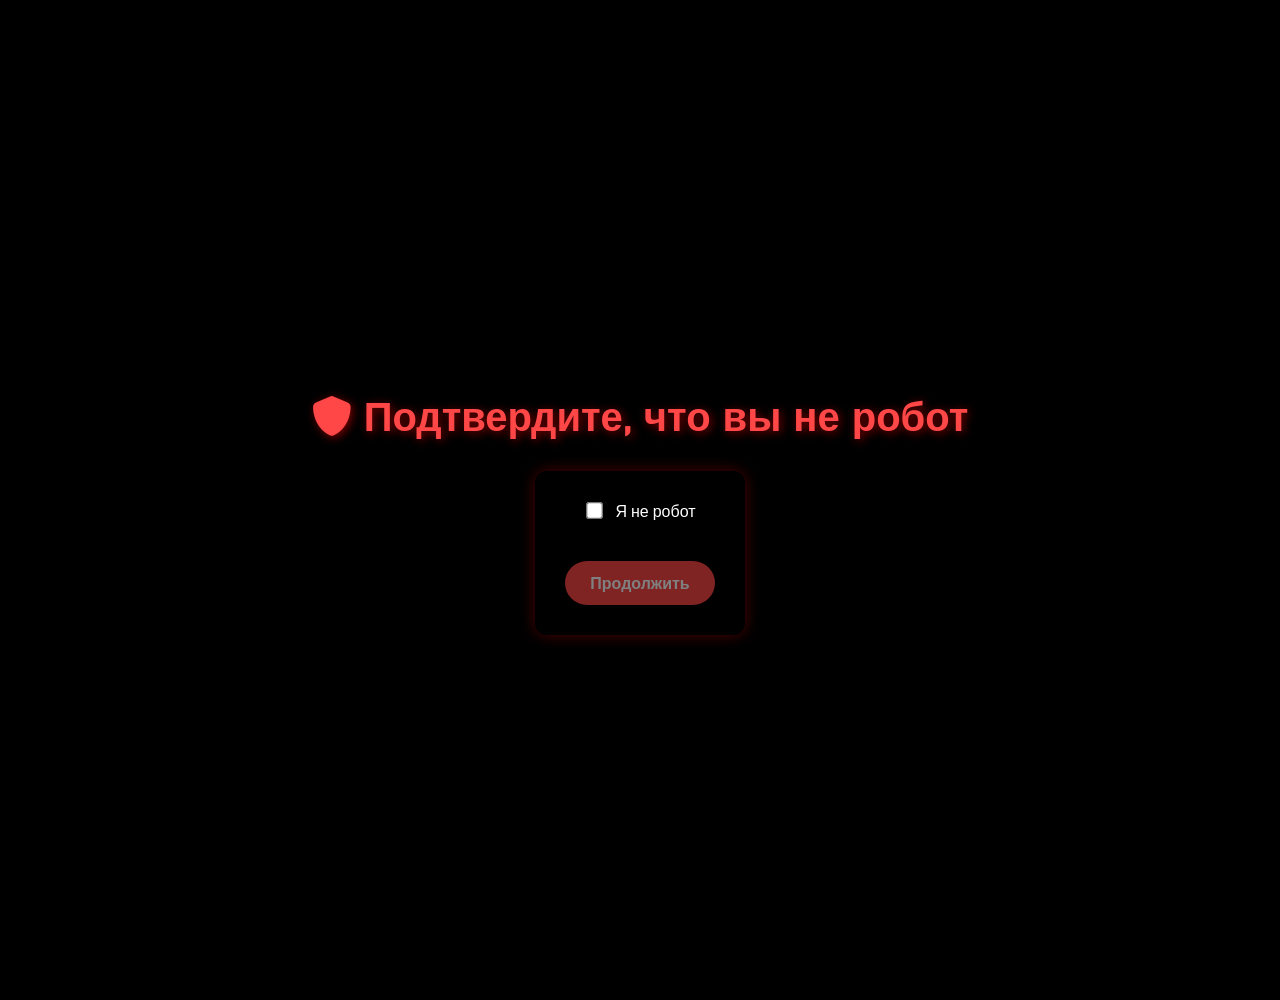
<file: index.html>
<!DOCTYPE html>
<html lang="ru">
<head>
  <meta charset="UTF-8">
  <meta name="viewport" content="width=device-width, initial-scale=1.0">
  <title>Капча</title>
  <link rel="stylesheet" href="https://cdnjs.cloudflare.com/ajax/libs/font-awesome/6.5.0/css/all.min.css">
  <style>
    @import url('https://fonts.googleapis.com/css2?family=Orbitron:wght@600&display=swap');

    /* Основной стиль */
    body {
      font-family: 'Orbitron', sans-serif;
      background-color: #000;
      color: #fff;
      text-align: center;
      padding: 50px;
      margin: 0;
      display: flex;
      justify-content: center;
      align-items: center;
      height: 100vh;
      flex-direction: column;
      overflow: hidden;
      position: relative;
    }

    body::before {
      content: '';
      position: fixed;
      top: 0;
      left: 0;
      width: 100%;
      height: 100%;
      background: url('https://i.gifer.com/7VE.gif') repeat;
      opacity: 0.08;
      z-index: 0;
    }

    .site-title {
      font-size: 2.5em;
      margin-bottom: 30px;
      color: #ff4747;
      text-shadow: 2px 2px 10px rgba(255, 0, 0, 0.5);
      animation: fadeIn 1s ease;
    }

    .captcha-form {
      background: rgba(0, 0, 0, 0.8);
      padding: 30px;
      border-radius: 12px;
      box-shadow: 0px 0px 15px rgba(255, 0, 0, 0.3);
      display: inline-block;
      animation: fadeInUp 1s ease;
    }

    .captcha-form input[type="checkbox"] {
      margin-right: 10px;
      transform: scale(1.3);
      cursor: pointer;
      transition: transform 0.3s ease;
    }

    .captcha-form input[type="checkbox"]:hover {
      transform: scale(1.4);
    }

    .download-btn {
      display: inline-block;
      background-color: #ff4747;
      color: white;
      padding: 12px 25px;
      font-weight: bold;
      border-radius: 30px;
      text-decoration: none;
      margin-top: 20px;
      cursor: not-allowed;
      opacity: 0.5;
      transition: opacity 0.3s ease, transform 0.3s ease;
    }

    .download-btn.active {
      opacity: 1;
      cursor: pointer;
      transform: scale(1.1);
    }

    .download-btn:hover {
      transform: scale(1.1);
    }

    .download-btn:active {
      transform: scale(1.05);
    }

    /* Анимации */
    @keyframes fadeIn {
      0% { opacity: 0; }
      100% { opacity: 1; }
    }

    @keyframes fadeInUp {
      0% { opacity: 0; transform: translateY(30px); }
      100% { opacity: 1; transform: translateY(0); }
    }

    .captcha-form, .site-title {
      animation: fadeIn 1s ease;
    }
  </style>
</head>
<body ondragstart="return false;" onselectstart="return false;">

  <!-- 🔊 Фоновый звук -->
  <audio autoplay loop>
    <source src="https://files.catbox.moe/27yn62.mp3" type="audio/mpeg">
  </audio>

  <h1 class="site-title"><i class="fa-solid fa-shield"></i> Подтвердите, что вы не робот</h1>
  
  <!-- Форма капчи -->
  <form class="captcha-form">
    <input type="checkbox" id="captcha"> Я не робот<br><br>
    <a href="/GameHub/main.html" id="continueBtn" class="download-btn" onclick="return validateCaptcha()">Продолжить</a>
  </form>

  <script>
    // Валидация капчи и активация кнопки
    document.getElementById('captcha').addEventListener('change', function() {
      const continueBtn = document.getElementById('continueBtn');
      if (this.checked) {
        continueBtn.classList.add('active');
      } else {
        continueBtn.classList.remove('active');
      }
    });

    // Функция для проверки капчи
    function validateCaptcha() {
      const captchaChecked = document.getElementById('captcha').checked;
      if (!captchaChecked) {
        alert("Пожалуйста, подтвердите, что вы не робот.");
        return false; // Останавливает переход
      }
      return true; // Переход будет выполнен
    }

    // Защита от копирования кода
    document.addEventListener('contextmenu', e => e.preventDefault());
    document.addEventListener('keydown', function(e) {
      if ((e.ctrlKey && ['u', 's', 'c'].includes(e.key.toLowerCase())) || e.keyCode === 123) {
        e.preventDefault();
      }
    });
  </script>

</body>
</html>
</file>
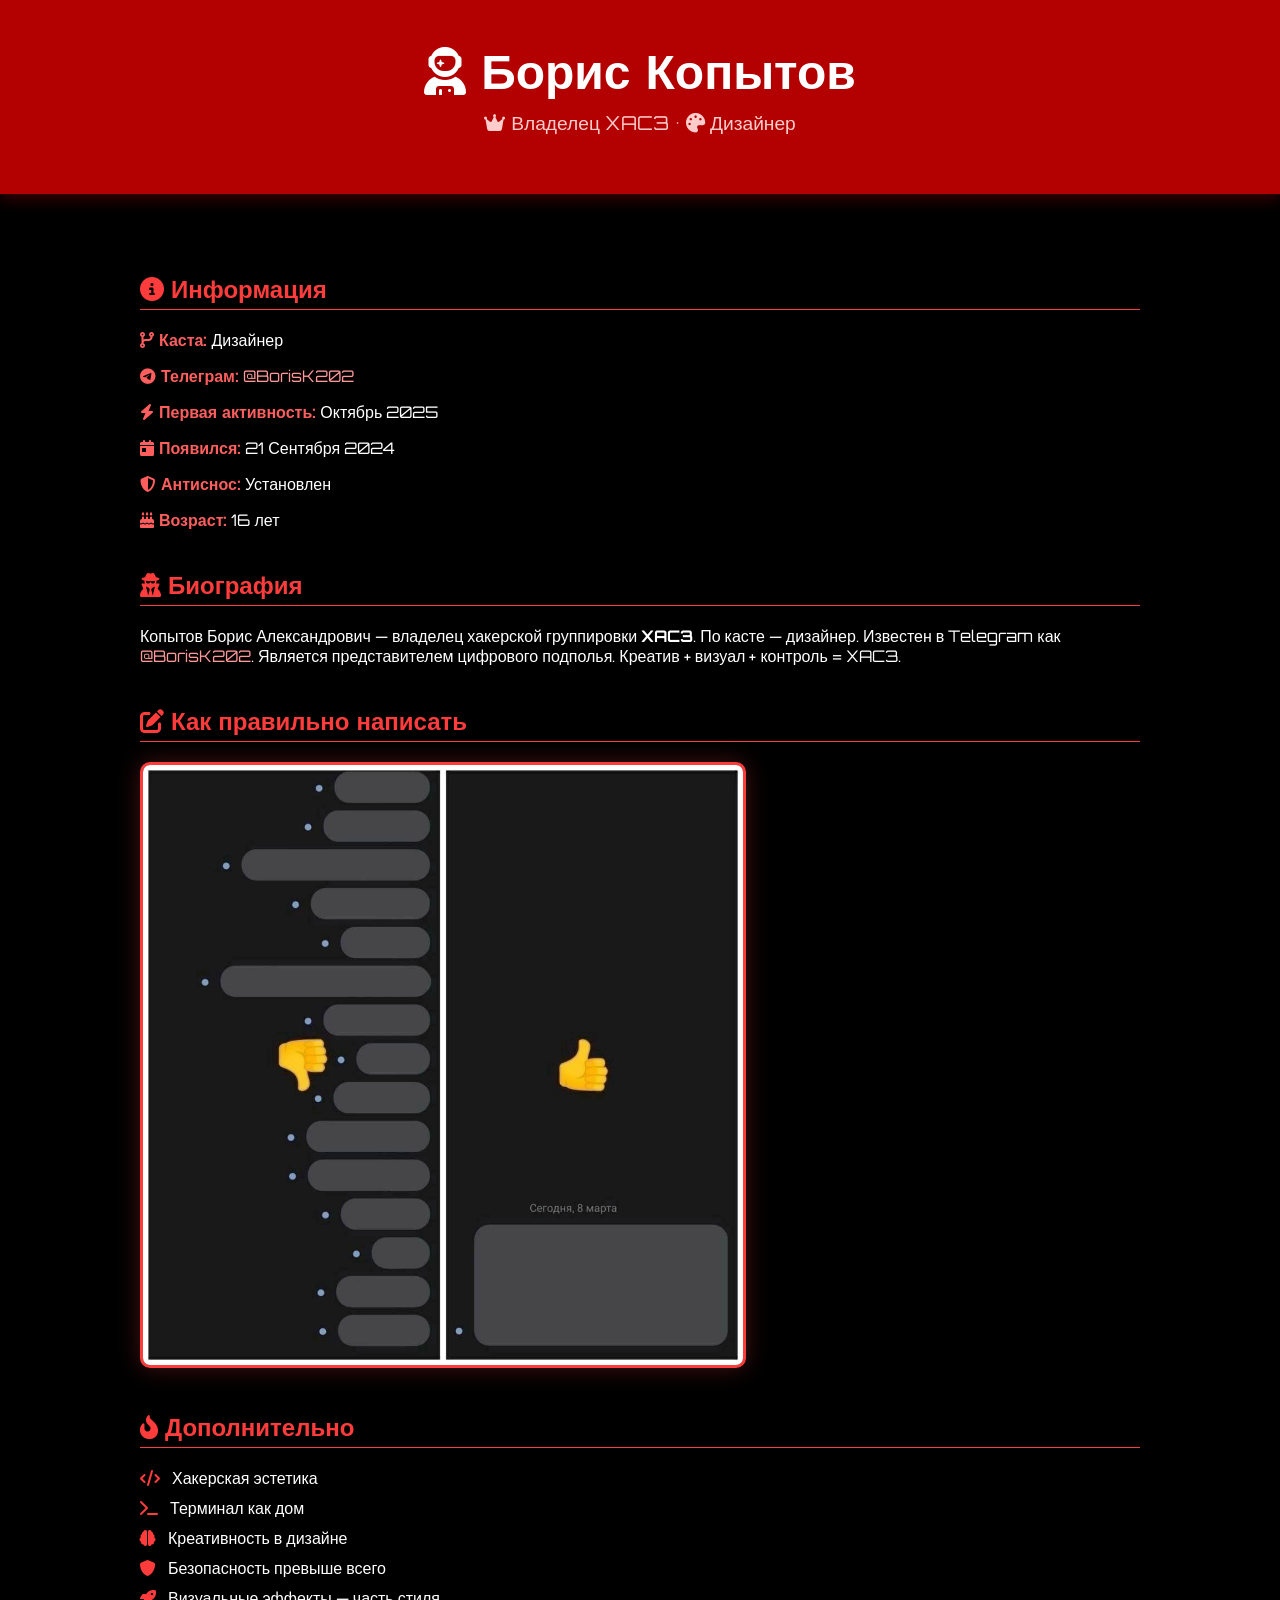
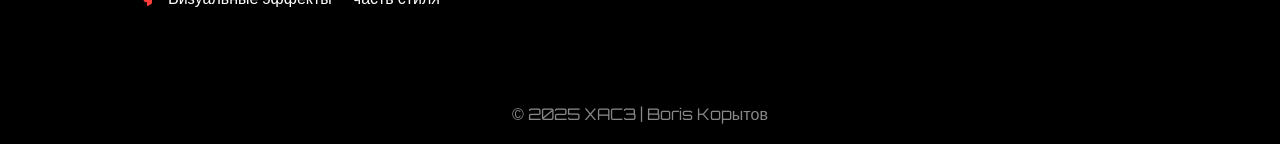
<file: Bio/index.html>
<!DOCTYPE html>
<html lang="ru">
<head>
  <meta charset="UTF-8" />
  <meta name="viewport" content="width=device-width, initial-scale=1.0" />
  <title>Борис Копытов — XAC3</title>
  <link rel="stylesheet" href="https://cdnjs.cloudflare.com/ajax/libs/font-awesome/6.5.0/css/all.min.css">
  <style>
    @import url('https://fonts.googleapis.com/css2?family=Orbitron:wght@600&display=swap');

    html, body {
      margin: 0;
      padding: 0;
      font-family: 'Orbitron', sans-serif;
      background: #000;
      color: #fff;
      overflow-x: hidden;
      user-select: none;
    }

    body::before {
      content: '';
      position: fixed;
      top: 0;
      left: 0;
      width: 100%;
      height: 100%;
      background: url('https://i.gifer.com/7VE.gif') repeat;
      opacity: 0.08;
      z-index: 0;
    }

    header {
      background: #b30000;
      text-align: center;
      padding: 40px 20px;
      position: relative;
      z-index: 1;
      box-shadow: 0 5px 15px #b3000055;
      animation: fadeInDown 1s ease;
    }

    header h1 {
      font-size: 3em;
      margin: 0;
    }

    header p {
      font-size: 1.2em;
      margin-top: 10px;
      color: #ffcccc;
    }

    .container {
      max-width: 1000px;
      margin: auto;
      padding: 40px 20px;
      position: relative;
      z-index: 1;
      animation: fadeInUp 1.2s ease;
    }

    h2 {
      color: #ff3c3c;
      border-bottom: 1px solid #ff3c3c;
      padding-bottom: 5px;
      margin-top: 40px;
    }

    .label {
      color: #ff5e5e;
      font-weight: bold;
    }

    a {
      color: #ff9999;
      text-decoration: none;
      transition: 0.3s;
    }

    a:hover {
      color: white;
      text-shadow: 0 0 10px red;
    }

    ul {
      list-style: none;
      padding-left: 0;
    }

    ul li {
      margin-bottom: 10px;
      display: flex;
      align-items: center;
      transition: 0.3s ease;
    }

    ul li:hover {
      color: #ff3c3c;
      transform: translateX(10px);
    }

    ul li i {
      margin-right: 12px;
      color: #ff3c3c;
    }

    .tutorial-image img {
      width: 100%;
      max-width: 600px;
      border: 3px solid #ff3c3c;
      border-radius: 10px;
      box-shadow: 0 0 25px #ff3c3c44;
    }

    footer {
      text-align: center;
      color: #888;
      margin: 40px 0 20px;
      z-index: 1;
      position: relative;
    }

    /* Animations */
    @keyframes fadeInDown {
      from { opacity: 0; transform: translateY(-30px); }
      to { opacity: 1; transform: translateY(0); }
    }

    @keyframes fadeInUp {
      from { opacity: 0; transform: translateY(30px); }
      to { opacity: 1; transform: translateY(0); }
    }
  </style>

  <script>
    // 🔒 Анти-правый клик, копирование, Ctrl+U, Ctrl+S, Ctrl+C
    document.addEventListener('contextmenu', e => e.preventDefault());
    document.addEventListener('keydown', function(e) {
      if ((e.ctrlKey && ['u', 's', 'c'].includes(e.key.toLowerCase())) || e.keyCode === 123) {
        e.preventDefault();
      }
    });
  </script>
</head>
<body ondragstart="return false;" onselectstart="return false;">

<!-- 🔊 Звук -->
<audio autoplay loop>
  <source src="https://files.catbox.moe/27yn62.mp3" type="audio/mpeg">
</audio>

<header>
  <h1><i class="fa-solid fa-user-astronaut"></i> Борис Копытов</h1>
  <p><i class="fa-solid fa-crown"></i> Владелец XAC3 • <i class="fa-solid fa-palette"></i> Дизайнер</p>
</header>

<div class="container">
  <section>
    <h2><i class="fa-solid fa-circle-info"></i> Информация</h2>
    <p><span class="label"><i class="fa-solid fa-code-branch"></i> Каста:</span> Дизайнер</p>
    <p><span class="label"><i class="fa-brands fa-telegram"></i> Телеграм:</span> <a href="https://t.me/BorisK202">@BorisK202</a></p>
    <p><span class="label"><i class="fa-solid fa-bolt"></i> Первая активность:</span> Октябрь 2025</p>
    <p><span class="label"><i class="fa-solid fa-calendar-day"></i> Появился:</span> 21 Сентября 2024</p>
    <p><span class="label"><i class="fa-solid fa-shield-halved"></i> Антиснос:</span> Установлен</p>
    <p><span class="label"><i class="fa-solid fa-cake-candles"></i> Возраст:</span> 16 лет</p>
  </section>

  <section>
    <h2><i class="fa-solid fa-user-secret"></i> Биография</h2>
    <p>Копытов Борис Александрович — владелец хакерской группировки <strong>XAC3</strong>. По касте — дизайнер. Известен в Telegram как <a href="https://t.me/BorisK202">@BorisK202</a>. Является представителем цифрового подполья. Креатив + визуал + контроль = XAC3.</p>
  </section>

  <section>
    <h2><i class="fa-solid fa-pen-to-square"></i> Как правильно написать</h2>
    <div class="tutorial-image">
      <img src="tutorial_example.jpg" alt="Пример как правильно написать">
    </div>
  </section>

  <section>
    <h2><i class="fa-solid fa-fire-flame-curved"></i> Дополнительно</h2>
    <ul>
      <li><i class="fa-solid fa-code"></i> Хакерская эстетика</li>
      <li><i class="fa-solid fa-terminal"></i> Терминал как дом</li>
      <li><i class="fa-solid fa-brain"></i> Креативность в дизайне</li>
      <li><i class="fa-solid fa-shield"></i> Безопасность превыше всего</li>
      <li><i class="fa-solid fa-rocket"></i> Визуальные эффекты — часть стиля</li>
    </ul>
  </section>
</div>

<footer>
  <p>© 2025 XAC3 | Boris Kopытов</p>
</footer>

</body>
</html>
</file>
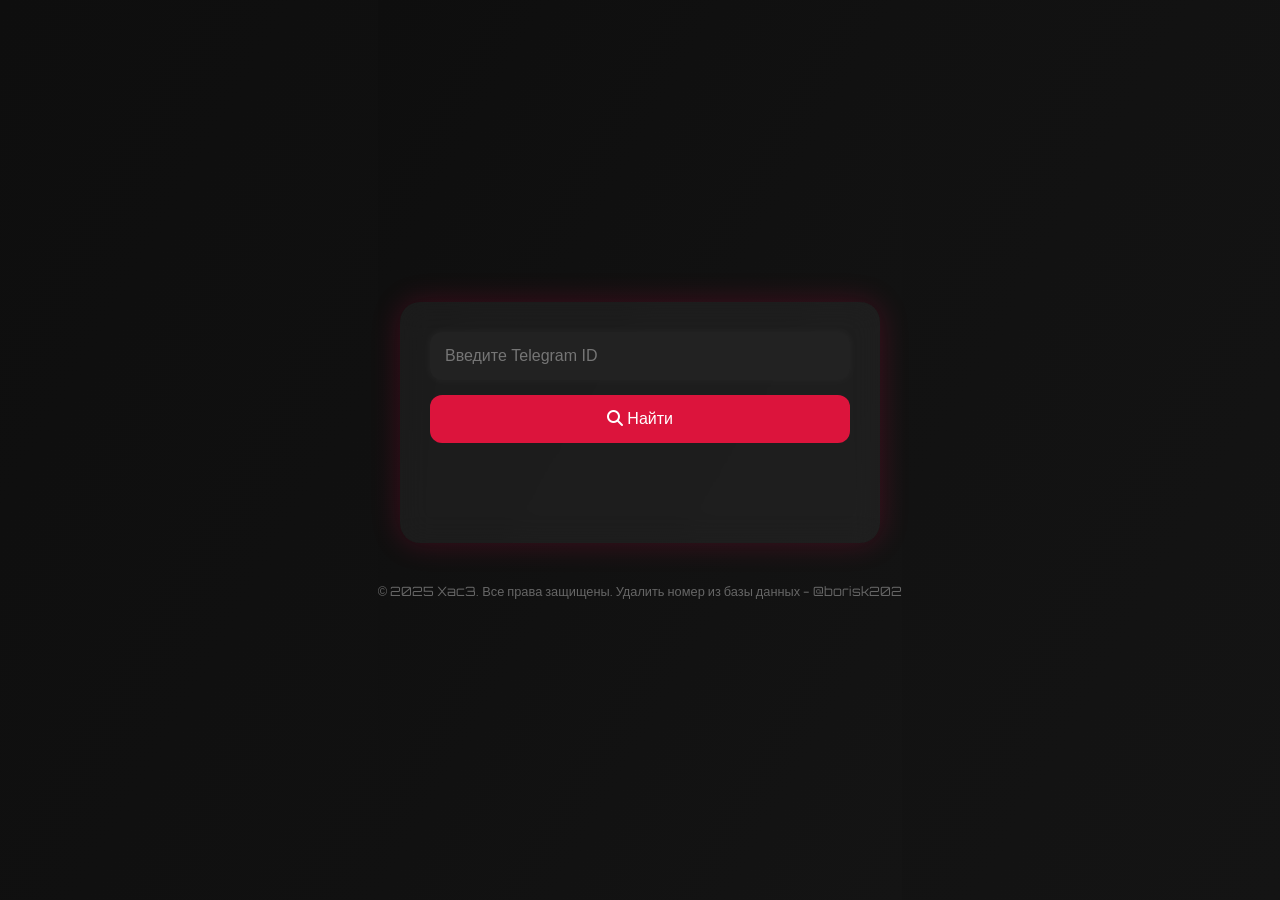
<file: BorisTemplates/index.html>
<!DOCTYPE html>
<html lang="ru">
<head>
  <meta charset="UTF-8">
  <title>Поиск</title>
  <meta name="viewport" content="width=device-width, initial-scale=1.0">
  <link href="https://fonts.googleapis.com/css2?family=Orbitron:wght@500&display=swap" rel="stylesheet">
  <link href="https://cdnjs.cloudflare.com/ajax/libs/font-awesome/6.5.0/css/all.min.css" rel="stylesheet">
  <style>
    * { box-sizing: border-box; }
    html, body {
      margin: 0;
      height: 100%;
      font-family: 'Orbitron', sans-serif;
      background: linear-gradient(120deg, #0e0e0e, #1a1a1a, #2a2a2a);
      background-size: 400% 400%;
      animation: bgMove 20s infinite alternate;
      color: #fff;
      display: flex;
      align-items: center;
      justify-content: center;
      flex-direction: column;
    }
    @keyframes bgMove {
      0% {background-position: 0% 50%;}
      100% {background-position: 100% 50%;}
    }
    .glass-box {
      background: rgba(255, 255, 255, 0.05);
      border-radius: 20px;
      backdrop-filter: blur(15px);
      padding: 30px;
      width: 100%;
      max-width: 480px;
      box-shadow: 0 0 30px rgba(255, 0, 80, 0.2);
      text-align: center;
      animation: fadeIn 1.2s ease;
    }
    @keyframes fadeIn {
      from {opacity: 0; transform: translateY(20px);}
      to {opacity: 1; transform: translateY(0);}
    }
    input {
      background: #222;
      color: white;
      border: none;
      padding: 15px;
      width: 100%;
      border-radius: 12px;
      margin-bottom: 15px;
      font-size: 1em;
      outline: none;
      box-shadow: 0 0 10px rgba(255,255,255,0.05);
    }
    button {
      width: 100%;
      background: crimson;
      border: none;
      color: white;
      font-size: 1em;
      padding: 15px;
      border-radius: 12px;
      cursor: pointer;
      transition: 0.3s;
    }
    button:hover {
      background: darkred;
    }
    .result {
      margin-top: 20px;
      font-size: 1.2em;
      min-height: 50px;
    }
    .search-links {
      margin-top: 10px;
    }
    .search-links a {
      color: #ccc;
      text-decoration: none;
      margin: 0 5px;
      background: rgba(255,255,255,0.1);
      padding: 8px 12px;
      border-radius: 8px;
      display: inline-block;
      font-size: 0.9em;
    }
    .search-links a:hover {
      background: rgba(255,255,255,0.2);
    }
    footer {
      margin-top: 40px;
      font-size: 0.8em;
      color: #666;
    }
  </style>
</head>
<body oncontextmenu="return false" oncopy="return false" oncut="return false" onpaste="return false">
  <div class="glass-box">
    <input type="number" id="tgid" placeholder="Введите Telegram ID">
    <button onclick="checkID()"><i class="fa-solid fa-magnifying-glass"></i> Найти</button>
    <div class="result" id="result"></div>
    <div class="search-links" id="searchLinks" style="display:none;"></div>
  </div>

  <footer>© 2025 Xac3. Все права защищены. Удалить номер из базы данных - @borisk202 </footer>

  <script>
    const urls = [
      'https://raw.githubusercontent.com/rivkos/BorsBio/main/data.txt',
      'https://raw.githubusercontent.com/rivkos/BorsBio/refs/heads/main/Telegram.txt',
      'https://raw.githubusercontent.com/rivkos/BorsBio/refs/heads/main/Telegram1.txt'
    ];

    async function checkID() {
      const id = document.getElementById('tgid').value.trim();
      const result = document.getElementById('result');
      const searchLinks = document.getElementById('searchLinks');
      result.innerHTML = '<i class="fa-solid fa-spinner fa-spin"></i> Поиск...';
      searchLinks.style.display = 'none';

      let found = false;
      for (const url of urls) {
        try {
          const res = await fetch(url);
          const text = await res.text();
          const lines = text.split('\n');

          for (const line of lines) {
            const [storedId, phone] = line.trim().split(':');
            if (storedId === id) {
              const masked = phone.replace(/(\+\d{4})\d{3}(\d{4})/, '$1***$2');
              result.innerHTML = `<span style="color:lime;"><i class="fa-solid fa-check-circle"></i> Найден: ${masked}</span>`;
              searchLinks.innerHTML = `
                <a href="https://www.google.com/search?q=${phone}" target="_blank">Google</a>
                <a href="https://yandex.ru/search/?text=${phone}" target="_blank">Yandex</a>
              `;
              searchLinks.style.display = 'block';
              found = true;
              break;
            }
          }

          if (found) break;

        } catch (e) {
          result.innerHTML = `<span style="color:orange;"><i class="fa-solid fa-triangle-exclamation"></i> Ошибка загрузки базы</span>`;
        }
      }

      if (!found) {
        result.innerHTML = `<span style="color:red;"><i class="fa-solid fa-xmark-circle"></i> ID не найден</span>`;
      }
    }

    document.addEventListener('keydown', e => {
      if ((e.ctrlKey && e.key === 'c') || (e.ctrlKey && e.key === 'u')) {
        e.preventDefault();
      }
    });
  </script>
</body>
</html>
</file>
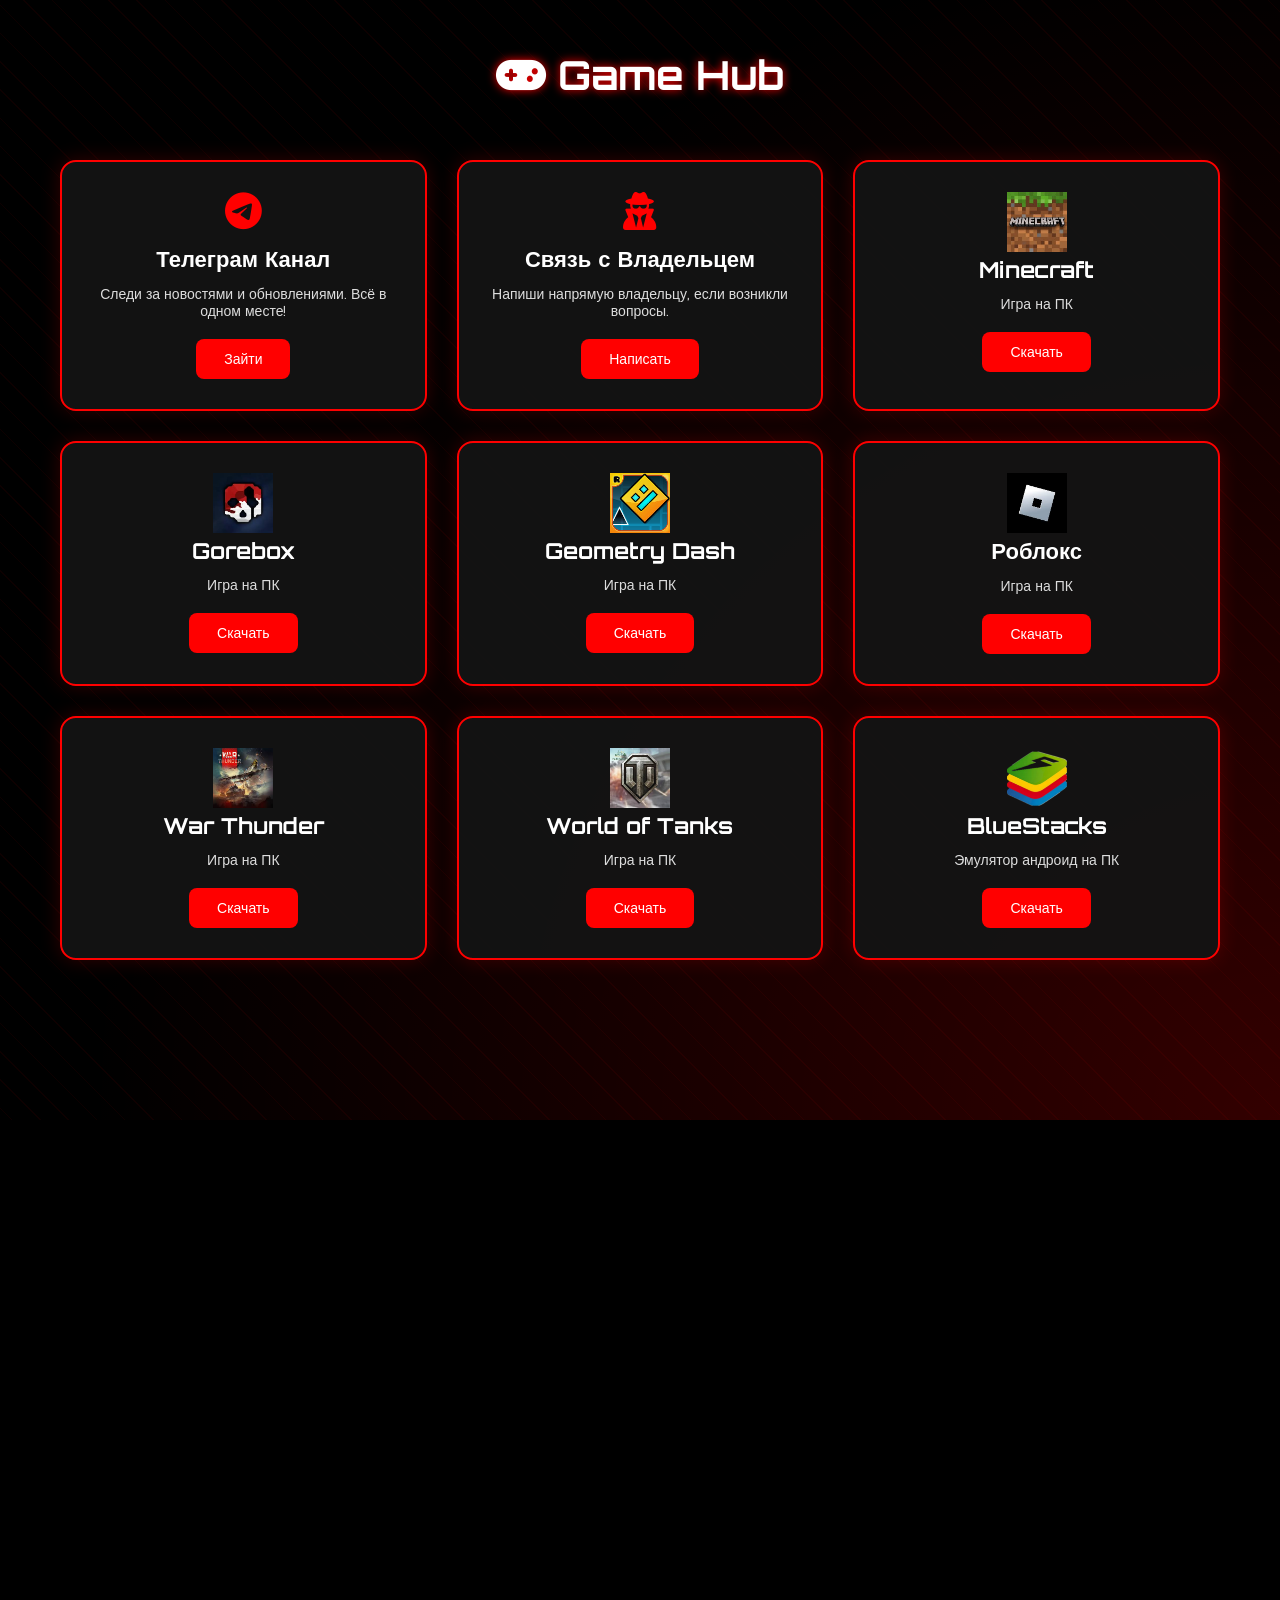
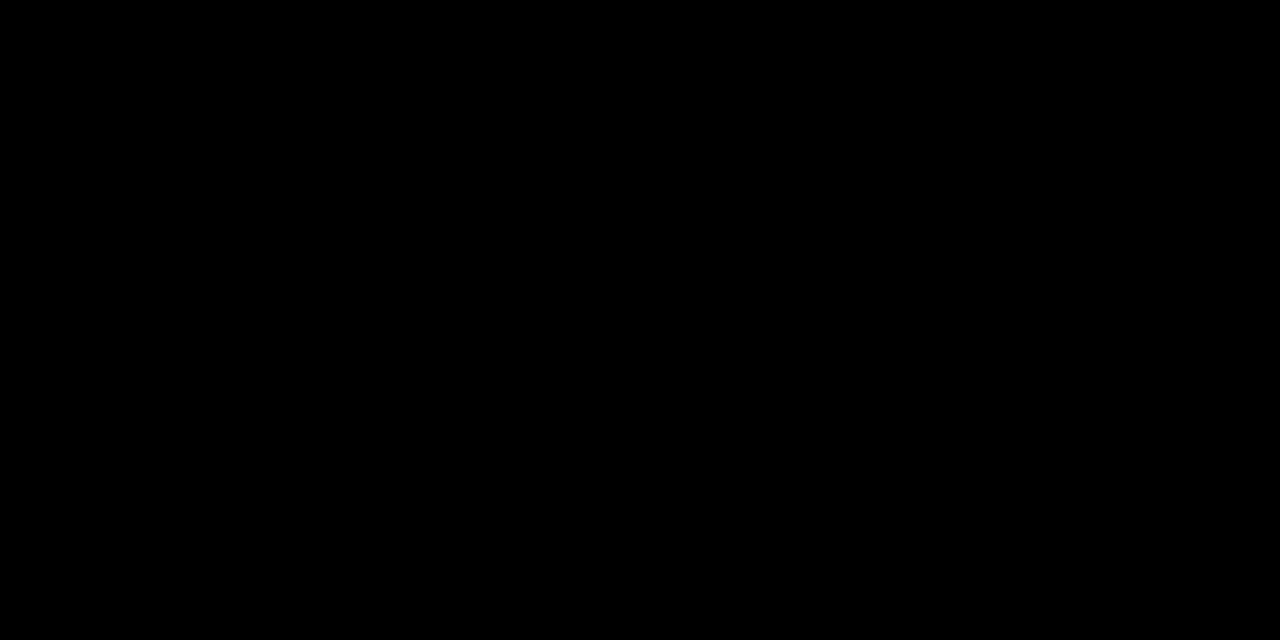
<file: main (2).html>
<!DOCTYPE html>
<html lang="ru">
<head>
  <meta charset="UTF-8" />
  <meta name="viewport" content="width=device-width, initial-scale=1.0" />
  <meta http-equiv="X-UA-Compatible" content="IE=edge" />
  <title>Game Hub</title>

  <!-- Orbitron font -->
  <link href="https://fonts.googleapis.com/css2?family=Orbitron:wght@500;700&display=swap" rel="stylesheet" />

  <!-- Font Awesome for icons -->
  <link rel="stylesheet" href="https://cdnjs.cloudflare.com/ajax/libs/font-awesome/6.0.0-beta3/css/all.min.css" />

  <!-- Основные стили -->
  <style>
    * {
      box-sizing: border-box;
      margin: 0;
      padding: 0;
    }

    html, body {
      font-family: 'Orbitron', sans-serif;
      background-color: #000;
      color: #fff;
      min-height: 100vh;
      overflow-x: hidden;
      perspective: 1000px;
    }

    body::before {
      content: "";
      position: fixed;
      top: 0;
      left: 0;
      width: 200%;
      height: 200%;
      background: radial-gradient(circle at center, rgba(255,0,0,0.2) 0%, transparent 70%),
                  repeating-linear-gradient(45deg, rgba(255,0,0,0.05) 0px, rgba(255,0,0,0.05) 1px, transparent 1px, transparent 20px);
      animation: moveBackground 30s linear infinite;
      z-index: -1;
    }

    @keyframes moveBackground {
      0% { transform: translate(0, 0); }
      100% { transform: translate(-50%, -50%); }
    }

    header {
      text-align: center;
      padding: 50px 20px 20px;
    }

    .site-title {
      font-size: 40px;
      color: #fff;
      text-shadow: 0 0 10px red;
      opacity: 0;
      animation: fadeSlideDown 1s ease-out forwards;
    }

    @keyframes fadeSlideDown {
      to {
        opacity: 1;
        transform: translateY(0);
      }
    }

    .games-container {
      display: grid;
      grid-template-columns: repeat(auto-fit, minmax(280px, 1fr));
      gap: 30px;
      padding: 40px 20px 60px;
      max-width: 1200px;
      margin: 0 auto;
    }

    .game-item {
      background: rgba(20, 20, 20, 0.95);
      border: 2px solid red;
      border-radius: 16px;
      padding: 30px 20px;
      text-align: center;
      transition: transform 0.5s ease, box-shadow 0.5s ease;
      box-shadow: 0 0 20px rgba(255, 0, 0, 0.2);
      transform-style: preserve-3d;
      opacity: 0;
      transform: translateY(30px);
      animation: fadeInUp 1s ease forwards;
    }

    .game-item:hover {
      transform: rotateY(8deg) rotateX(4deg) scale(1.04);
      box-shadow: 0 0 35px rgba(255, 0, 0, 0.5);
    }

    .game-item i {
      font-size: 38px;
      color: red;
      margin-bottom: 15px;
    }

    .game-item h3 {
      font-size: 22px;
      margin-bottom: 12px;
      color: #fff;
    }

    .game-item p {
      font-size: 14px;
      color: #ddd;
      margin-bottom: 20px;
    }

    .game-item button {
      background-color: red;
      color: white;
      border: none;
      padding: 12px 28px;
      border-radius: 8px;
      font-size: 14px;
      cursor: pointer;
      transition: transform 0.3s ease, background-color 0.3s ease;
    }

    .game-item button:hover {
      background-color: #ff1a1a;
      transform: scale(1.08);
    }

    @keyframes fadeInUp {
      to {
        opacity: 1;
        transform: translateY(0);
      }
    }

    .game-item:nth-child(1) { animation-delay: 0.3s; }
    .game-item:nth-child(2) { animation-delay: 0.6s; }

    @media screen and (max-width: 768px) {
      .site-title {
        font-size: 30px;
      }

      .game-item {
        padding: 20px;
      }

      .game-item button {
        font-size: 13px;
      }

      .game-item i {
        font-size: 32px;
      }
    }
  </style>

  <!-- Скрипт для загрузки данных -->
  <script defer src="scripts/loadGames.js"></script>

  <!-- Защита -->
  <script>
    // Блокировка контекстного меню
    document.addEventListener("contextmenu", e => e.preventDefault());

    // Блокировка горячих клавиш (Ctrl+C, Ctrl+X, Insert, и т.д.)
    document.addEventListener("keydown", e => {
      if ((e.ctrlKey && (e.key === "c" || e.key === "x")) || e.key === "Insert" || e.key === "U" || e.key === "F12") {
        e.preventDefault();
      }
    });

    // Блокировка перетаскивания
    document.addEventListener("dragstart", e => e.preventDefault());

    // Предотвращение использования "Сохранить как"
    document.addEventListener("keydown", (e) => {
      if ((e.ctrlKey && (e.key === "s" || e.key === "p")) || e.key === "F12") {
        e.preventDefault();
      }
    });

    // Применяем защиту при загрузке
    window.addEventListener('load', () => {
      document.body.classList.add('loaded');
    });

    // Защита от индексации и кэширования
    (function() {
      var meta = document.createElement('meta');
      meta.name = 'robots';
      meta.content = 'noindex, nofollow';
      document.head.appendChild(meta);
    })();
  </script>
</head>

<body>
  <header>
    <h1 class="site-title"><i class="fas fa-gamepad"></i> Game Hub</h1>
  </header>

  <div class="games-container" id="gamesList">
    <!-- Ручные блоки -->
    <div class="game-item" style="animation-delay: 0.1s;">
      <i class="fab fa-telegram-plane"></i>
      <h3>Телеграм Канал</h3>
      <p>Следи за новостями и обновлениями. Всё в одном месте!</p>
      <button onclick="window.open('https://t.me/c_xac3', '_blank')">Зайти</button>
    </div>

    <div class="game-item" style="animation-delay: 0.2s;">
      <i class="fas fa-user-secret"></i>
      <h3>Связь с Владельцем</h3>
      <p>Напиши напрямую владельцу, если возникли вопросы.</p>
      <button onclick="window.open('https://t.me/dmitry_shadow', '_blank')">Написать</button>
    </div>
  </div>

  <!-- Сюда будут динамически загружаться игры -->
  <div class="games-container" id="gamesList"></div>
</body>
</html>
</file>
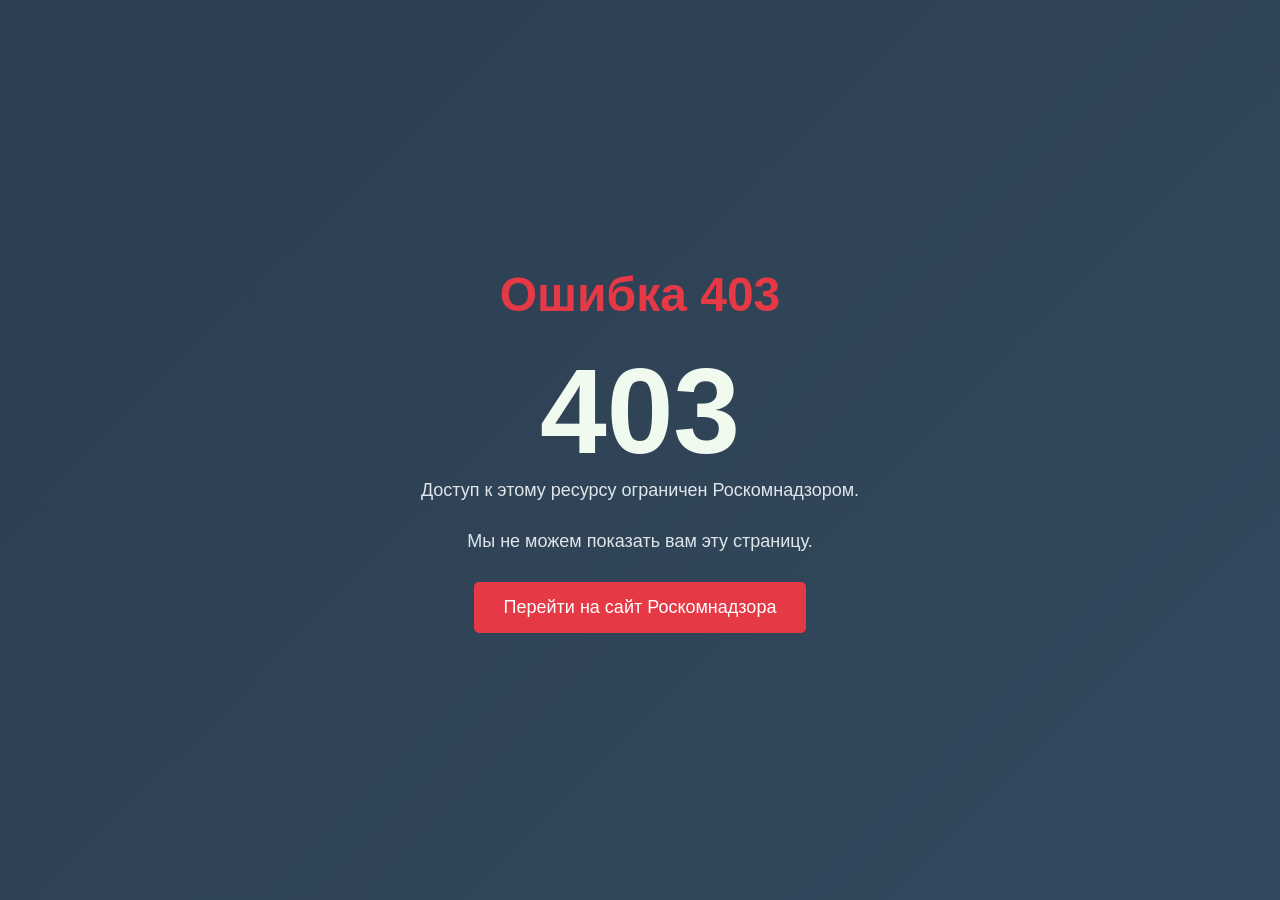
<file: main.html>
<!DOCTYPE html>
<html lang="ru">
<head>
    <meta charset="UTF-8">
    <meta name="viewport" content="width=device-width, initial-scale=1.0">
    <title>Заблокировано Роскомнадзором</title>
    <style>
        * {
            margin: 0;
            padding: 0;
            box-sizing: border-box;
        }

        body {
            font-family: 'Arial', sans-serif;
            background: linear-gradient(135deg, #2c3e50, #34495e);
            color: white;
            height: 100vh;
            display: flex;
            justify-content: center;
            align-items: center;
            overflow: hidden;
            position: relative;
            animation: bgAnimation 10s infinite alternate;
        }

        .container {
            text-align: center;
            position: relative;
            z-index: 1;
        }

        h1 {
            font-size: 48px;
            color: #e63946;
            animation: fadeIn 2s ease-in-out;
            margin-bottom: 20px;
        }

        .error-code {
            font-size: 120px;
            font-weight: bold;
            color: #f1faee;
            animation: bounce 1.5s infinite;
        }

        p {
            font-size: 18px;
            margin-bottom: 30px;
            color: #dfe6e9;
            animation: fadeIn 2s ease-in-out;
        }

        .rkn-tan {
            width: 200px;
            height: auto;
            margin-bottom: 30px;
            animation: slideIn 2s ease-in-out;
        }

        .button {
            background-color: #e63946;
            color: white;
            border: none;
            padding: 15px 30px;
            font-size: 18px;
            cursor: pointer;
            border-radius: 5px;
            transition: background-color 0.3s ease;
            animation: fadeIn 3s ease-in-out;
        }

        .button:hover {
            background-color: #d62828;
        }

        .button:focus {
            outline: none;
        }

        .rkn-logo {
            width: 50px;
            height: auto;
            margin-top: 20px;
        }

        /* Защита от копирования и выделения текста */
        body {
            user-select: none;
            -webkit-user-select: none;
        }

        /* Защита от правого клика */
        body {
            -webkit-touch-callout: none;
        }

        @keyframes fadeIn {
            from { opacity: 0; }
            to { opacity: 1; }
        }

        @keyframes slideIn {
            from { transform: translateY(100px); opacity: 0; }
            to { transform: translateY(0); opacity: 1; }
        }

        @keyframes bounce {
            0%, 100% { transform: translateY(0); }
            50% { transform: translateY(-20px); }
        }

        @keyframes bgAnimation {
            0% { background: linear-gradient(135deg, #2c3e50, #34495e); }
            50% { background: linear-gradient(135deg, #1d2128, #2c3e50); }
            100% { background: linear-gradient(135deg, #2c3e50, #34495e); }
        }
    </style>
</head>
<body>
    <div class="container">
        <h1>Ошибка 403</h1>
        <div class="error-code">403</div>
        <p>Доступ к этому ресурсу ограничен Роскомнадзором.</p>
        <p>Мы не можем показать вам эту страницу.</p>
        <button class="button" onclick="window.location.href='https://rkn.gov.ru/'">Перейти на сайт Роскомнадзора</button>
        <div>
        
        </div>
    </div>

    <script>
        // Защита от правого клика
        document.addEventListener('contextmenu', function(e) {
            e.preventDefault();
        });

        // Защита от выделения текста
        document.onselectstart = function() {
            return false;
        };

        // Защита от копирования
        document.addEventListener('copy', function(e) {
            e.preventDefault();
        });
    </script>
</body>
</html>
</file>
